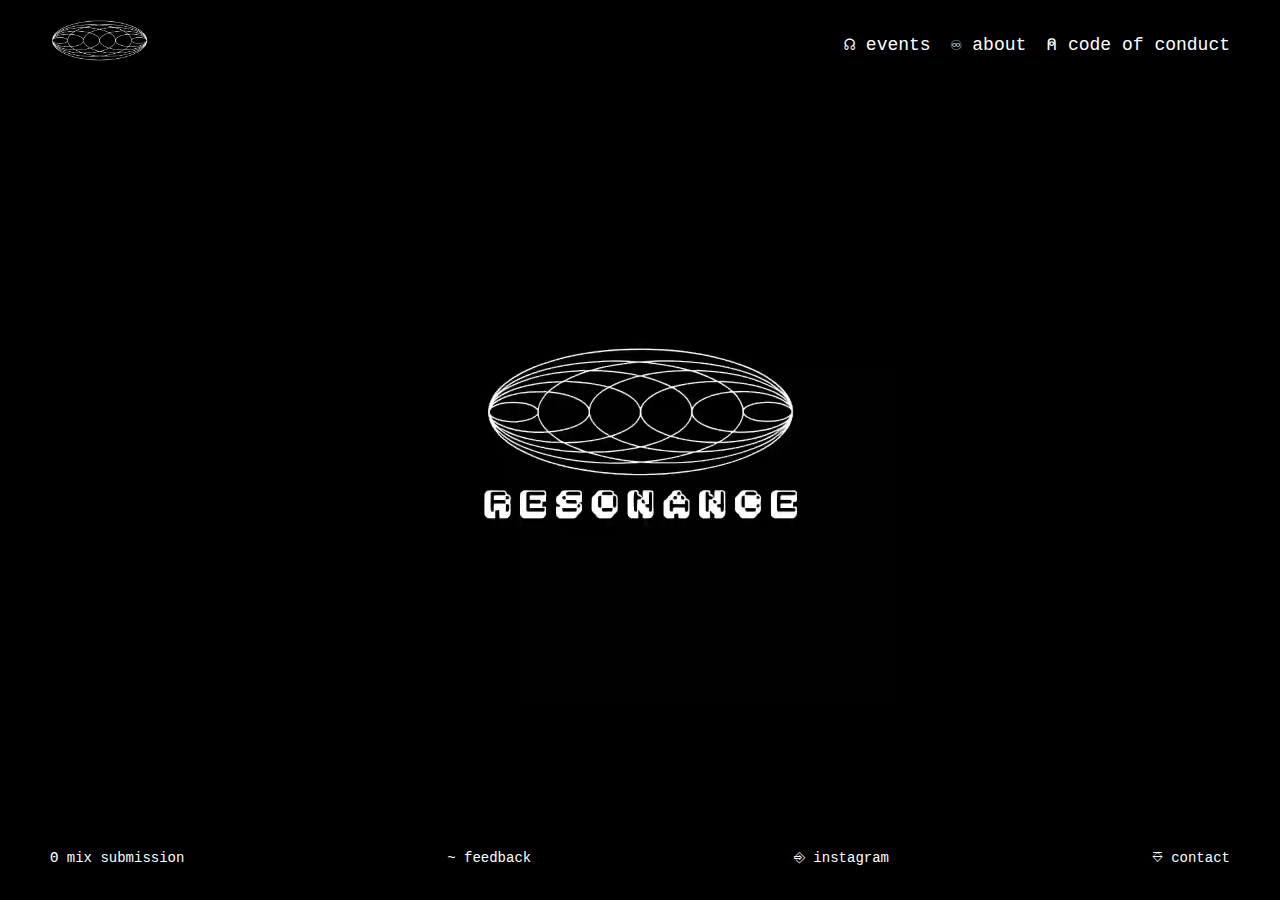
<file: index.html>
<!DOCTYPE html>
<html lang="en">
<head>
    <meta charset="UTF-8">
    <meta name="viewport" content="width=device-width, initial-scale=1.0">
    <title>Resonance Collective</title>
    <link rel="icon" type="image/x-icon" href="images/cursor/cursor.png">
    <link rel="stylesheet" href="style.css">
</head>
<body>
    <ul class="header">
        <li class="logo">
            <a href="index.html" class="clickable-heading"><img src="/images/Logos/onlylogoreso.png" alt="Resonance Logo" width="100"></a>
        </li>
        <li class="header-1">
            <a href="events.html" class="clickable-heading">☊ events</a>
        </li>
        <li class="header-2">
            <a href="about.html" class="clickable-heading">♾ about</a></li>
        <li class="header-3">
            <a href="codeofconduct.html" class="clickable-heading">⍝ code of conduct</a> 
        </li>  
    </ul>

    <script src="js.js"></script> 

    <div class="looping-video">
        <video poster="images/Logos/Resonance logo b_w.png" autoplay playsinline loop muted width="500" height="1000" class="parallax-logo">
            <source src="images/vp8/glitch_resonance_effect_vp8.webm" type="video/webm">
            <source src="images/vp8/glitch_resonance_effect.mp4" type="video/mp4">
            Your browser does not support the video tag.
        </video>
    </div>
    
    <ul class="footer">
        <li>
            <a href="https://docs.google.com/forms/d/e/1FAIpQLSd0BSstVZe_xRqnXwGWcevvyj-CzXnDDVoRrqDY1sULAkdO5g/viewform" class="clickable-heading">Θ mix submission</a>
        </li>
        <li>
            <a href="https://docs.google.com/forms/d/e/1FAIpQLSeNIKYcBMdT5iMPD0arEFnLeyz2TW5wBwO4VSEadx7bxF9QlQ/viewform" class="clickable-heading">~ feedback</a>
        </li>
        <li>
            <a href="https://www.instagram.com/resonance.vic/" class="clickable-heading">⎆ instagram</a>
        </li>
        <li>
            <a href="mailto:resonancevictoria@gmail.com?subject=Subject%20Here&body=Message%20Here" class="clickable-heading">⎑ contact</a>
        </li>
    </ul>
</body>
</html>
</file>
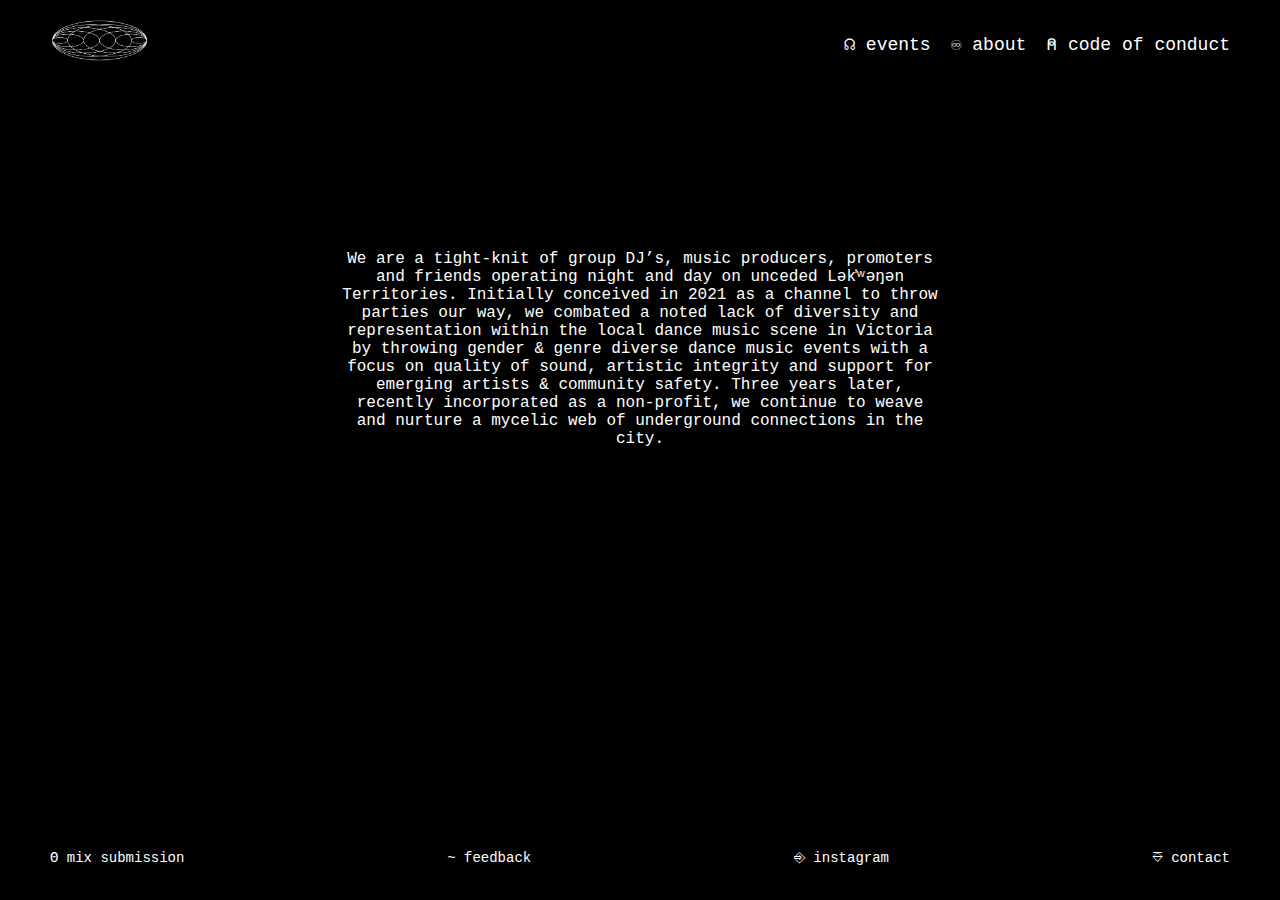
<file: about.html>
<!DOCTYPE html>
<html lang="en">
<head>
    <meta charset="UTF-8">
    <meta name="viewport" content="width=device-width, initial-scale=1.0">
    <title>about</title>
    <link rel="icon" type="image/x-icon" href="images/cursor/cursor.png">
    <link rel="stylesheet" href="style.css">

</head>
<body class="ac">
    <ul class="header">
        <li class="logo">
            <a href="index.html" class="clickable-heading"><img src="/images/Logos/onlylogoreso.png" alt="Resonance Logo" width="100"></a>
        </li>
        <li class="header-1">
            <a href="events.html" class="clickable-heading">☊ events</a>
        </li>
        <li class="header-2">
            <a href="about.html" class="clickable-heading">♾ about</a></li>
            <li class="header-3">
                <a href="codeofconduct.html" class="clickable-heading">⍝ code of conduct</a> 
            </li>    
    </ul>
    <p class="about">We are a tight-knit of group DJ’s, music producers, promoters and friends operating night and day on unceded Lək̓ʷəŋən Territories. Initially conceived in 2021 as a channel to throw parties our way, we combated a noted lack of diversity and representation within the local dance music scene in Victoria by throwing gender & genre diverse dance music events with a focus on quality of sound, artistic integrity and support for emerging artists & community safety. Three years later, recently incorporated as a non-profit, we continue to weave and nurture a mycelic web of underground connections in the city.</p>
    
    <ul class="footer">
        <li>
            <a href="https://docs.google.com/forms/d/e/1FAIpQLSd0BSstVZe_xRqnXwGWcevvyj-CzXnDDVoRrqDY1sULAkdO5g/viewform" class="clickable-heading">Θ mix submission</a>
        </li>
        <li>
            <a href="https://docs.google.com/forms/d/e/1FAIpQLSeNIKYcBMdT5iMPD0arEFnLeyz2TW5wBwO4VSEadx7bxF9QlQ/viewform" class="clickable-heading">~ feedback</a>
        </li>
        <li>
            <a href="https://www.instagram.com/resonance.vic/" class="clickable-heading">⎆ instagram</a>
        </li>
        <li>
            <a href="mailto:resonancevictoria@gmail.com?subject=Subject%20Here&body=Message%20Here" class="clickable-heading">⎑ contact</a>
        </li>
    </ul>
</body>
</html>
</file>
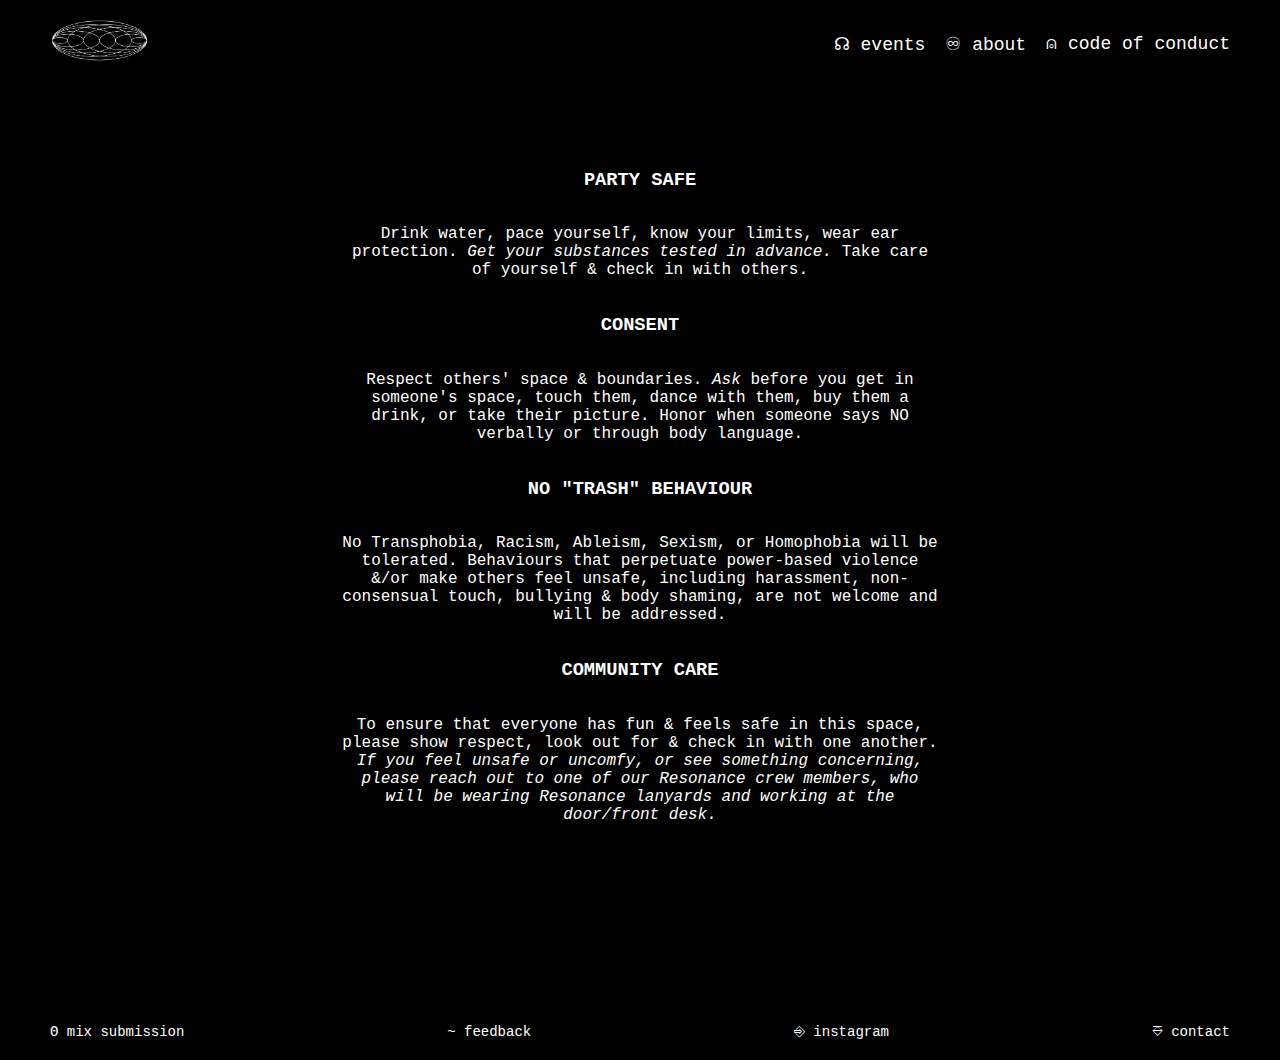
<file: codeofconduct.html>
<!DOCTYPE html>
<html lang="en">
<head>
    <meta charset="UTF-8">
    <meta name="viewport" content="width=device-width, initial-scale=1.0">
    <title>code of conduct</title>
    <link rel="icon" type="image/x-icon" href="images/cursor/cursor.png">
    <link rel="stylesheet" href="style.css">
</head>
<body class="ccc">
    <ul class="header">
    <li class="logo">
        <a href="index.html" class="clickable-heading"><img src="/images/Logos/onlylogoreso.png" alt="Resonance Logo" width="100"></a>
    </li>
    <li class="header-1">
        <a href="events.html" class="clickable-heading">☊ events</a>
    </li>
    <li class="header-2">
        <a href="about.html" class="clickable-heading">♾ about</a></li>
    <li class="header-3">
        <a href="codeofconduct.html" class="clickable-heading">⍝ code of conduct</a> 
    </li>  
</ul>
   
    <div class="code-of-conduct">
        
        <h3>PARTY SAFE</h3>
        <p>
            Drink water, pace yourself, know your limits, wear ear protection.
            <em>Get your substances tested in advance.</em>
            Take care of yourself & check in with others.
        </p>
    
        <h3>CONSENT</h3>
        <p>
            Respect others' space & boundaries.
            <em>Ask</em> before you get in someone's space, touch them, dance with them, buy them a drink, or take their picture.
            Honor when someone says NO verbally or through body language.
        </p>
    
        <h3>NO "TRASH" BEHAVIOUR</h3>
        <p>
            No Transphobia, Racism, Ableism, Sexism, or Homophobia will be tolerated.
            Behaviours that perpetuate power-based violence &/or make others feel unsafe, including harassment, non-consensual touch, bullying & body shaming, are not welcome and will be addressed.
        </p>
    
        <h3>COMMUNITY CARE</h3>
        <p>
            To ensure that everyone has fun & feels safe in this space, please show respect, look out for & check in with one another.
            <em>If you feel unsafe or uncomfy, or see something concerning, please reach out to one of our Resonance crew members, who will be wearing Resonance lanyards and working at the door/front desk.</em>
        </p>
    </div>
    <div></div>
    <ul class="footer">
        <li>
            <a href="https://docs.google.com/forms/d/e/1FAIpQLSd0BSstVZe_xRqnXwGWcevvyj-CzXnDDVoRrqDY1sULAkdO5g/viewform" class="clickable-heading">Θ mix submission</a>
        </li>
        <li>
            <a href="https://docs.google.com/forms/d/e/1FAIpQLSeNIKYcBMdT5iMPD0arEFnLeyz2TW5wBwO4VSEadx7bxF9QlQ/viewform" class="clickable-heading">~ feedback</a>
        </li>
        <li>
            <a href="https://www.instagram.com/resonance.vic/" class="clickable-heading">⎆ instagram</a>
        </li>
        <li>
            <a href="mailto:resonancevictoria@gmail.com?subject=Subject%20Here&body=Message%20Here" class="clickable-heading">⎑ contact</a>
        </li>
    </ul>
    
    
</body>
</html>
</file>
<file: style.css>
/* LANDING PAGE CSS */


.ac {
  
        min-width: 550px;
        position: relative;
        
}

.ccc {
    min-width: 550px;
    position: relative;
}

body {
    background-color: black;
    font-family: 'Courier New', Courier, monospace;
    display: flex;
    flex-direction: column;
    color: white;
    height: 100vh;
    display: flex;
    flex-direction: column;
    align-items: center;  
    margin: 0;

}

.about {
    max-width: 600px; 
    word-wrap: break-word;
    margin: 0;
    height: 100vh;
    text-align: center;
    padding: 20px; 
    padding-top: 250px; 
    padding-bottom: 150px;
    display: flex;
    flex-direction: column
}

.code-of-conduct {
    display: flex;
    flex-direction: column;
    max-width: 600px; 
    word-wrap: break-word;
    margin: 0;
    height: 100vh;
    text-align: center;
    padding: 20px; 
    padding-top: 150px; 
    padding-bottom: 150px;
}


  

.header {
    display: flex;
    justify-content: space-between;  /* Space between logo and other options */
    align-items: center;
    padding: 20px 50px;  /* Reduce padding to prevent overflow */
    margin: 0;
    width: 100%;
    position: fixed;
    top: 0;
    left: 0;
    background-color: black;
    z-index: 10;
    list-style-type: none;
    box-sizing: border-box;  /* Ensure padding is included in the element width */
}

.footer  {
    width: 100%;              /* Make footer take full width of the page */
    display: flex;
    justify-content: space-between; /* Space out items to the far left and right */
    align-items: center;      /* Align items vertically in the center */
    padding: 20px 50px; 
    list-style: none;
    box-sizing: border-box;
    font-size: 14px;
}

.logo {
    margin-right: auto;  /* Pushes the other items to the right */
}


.header-1, .header-2, .header-3 {
    margin-left: 20px;  /* Adds space between the right-aligned items */
    font-size: 18px;
    color: white;
    white-space: nowrap;  /* Prevents text from wrapping */
}

@media (max-width: 768px) {
    .header {
        flex-direction: column;  /* Stack items vertically */
        padding: 10px;           /* Reduce padding */
    }

    .header-1, .header-2, .header-3 {
        margin-left: 0;          /* Remove left margin */
        margin-top: 5px;       /* Add top margin for spacing */
        font-size: 12px;        /* Reduce font size */
    }

    .logo {
        margin-right: 0;        /* Reset margin for the logo */
        margin-bottom: 10px;    /* Add space below the logo */
    }

  .footer {
        flex-direction: column;  /* Stack items vertically */
        padding: 10px;      /* Reduce padding */
     }
}




/* Video container styling */


.looping-video {
    display: flex;
    justify-content: center;
    align-items: center;
    flex-grow: 1;  /* Make the video container take up remaining space */
    width: 100%;
    padding-top: 80px;  /* Offset video to appear below the fixed header */
    position: relative;
    perspective: 1000px;
}

video {
    max-width: 100%;
    height: auto; /* Let it fill the container */
    transition: transform 0.1s ease-out;
}

/* EVENTS CSS */



.gallery {
    display: flex;
    flex-wrap: wrap;  /* Allows the images to wrap to the next line */
    justify-content: space-evenly;  /* Evenly spaces the images */
    padding: 20px;
    gap: 20px;  /* Adds space between the images */
}

/* Styling for each image */
.gallery img {
    max-width: 200px;  /* Set a max width for responsiveness */
    height: auto;
    object-fit: cover;
    border-radius: 10px 
}

/* CSS to style the clickable heading */
.clickable-heading {
    text-decoration: none; /* Remove underline */
    color: white; /* Set text color */
}

/* Change color on hover */
.clickable-heading:hover {
    color: beige; /* Change color when hovered */
}

.upcoming-show img {
    max-width: 400px;  /* Set a max width for responsiveness */
    height: auto;
    object-fit: cover;
    border-radius: 10px;
    padding-top: 200px;
    padding-bottom: 200px;
    /* padding: 100px; */
    
}
</file>
